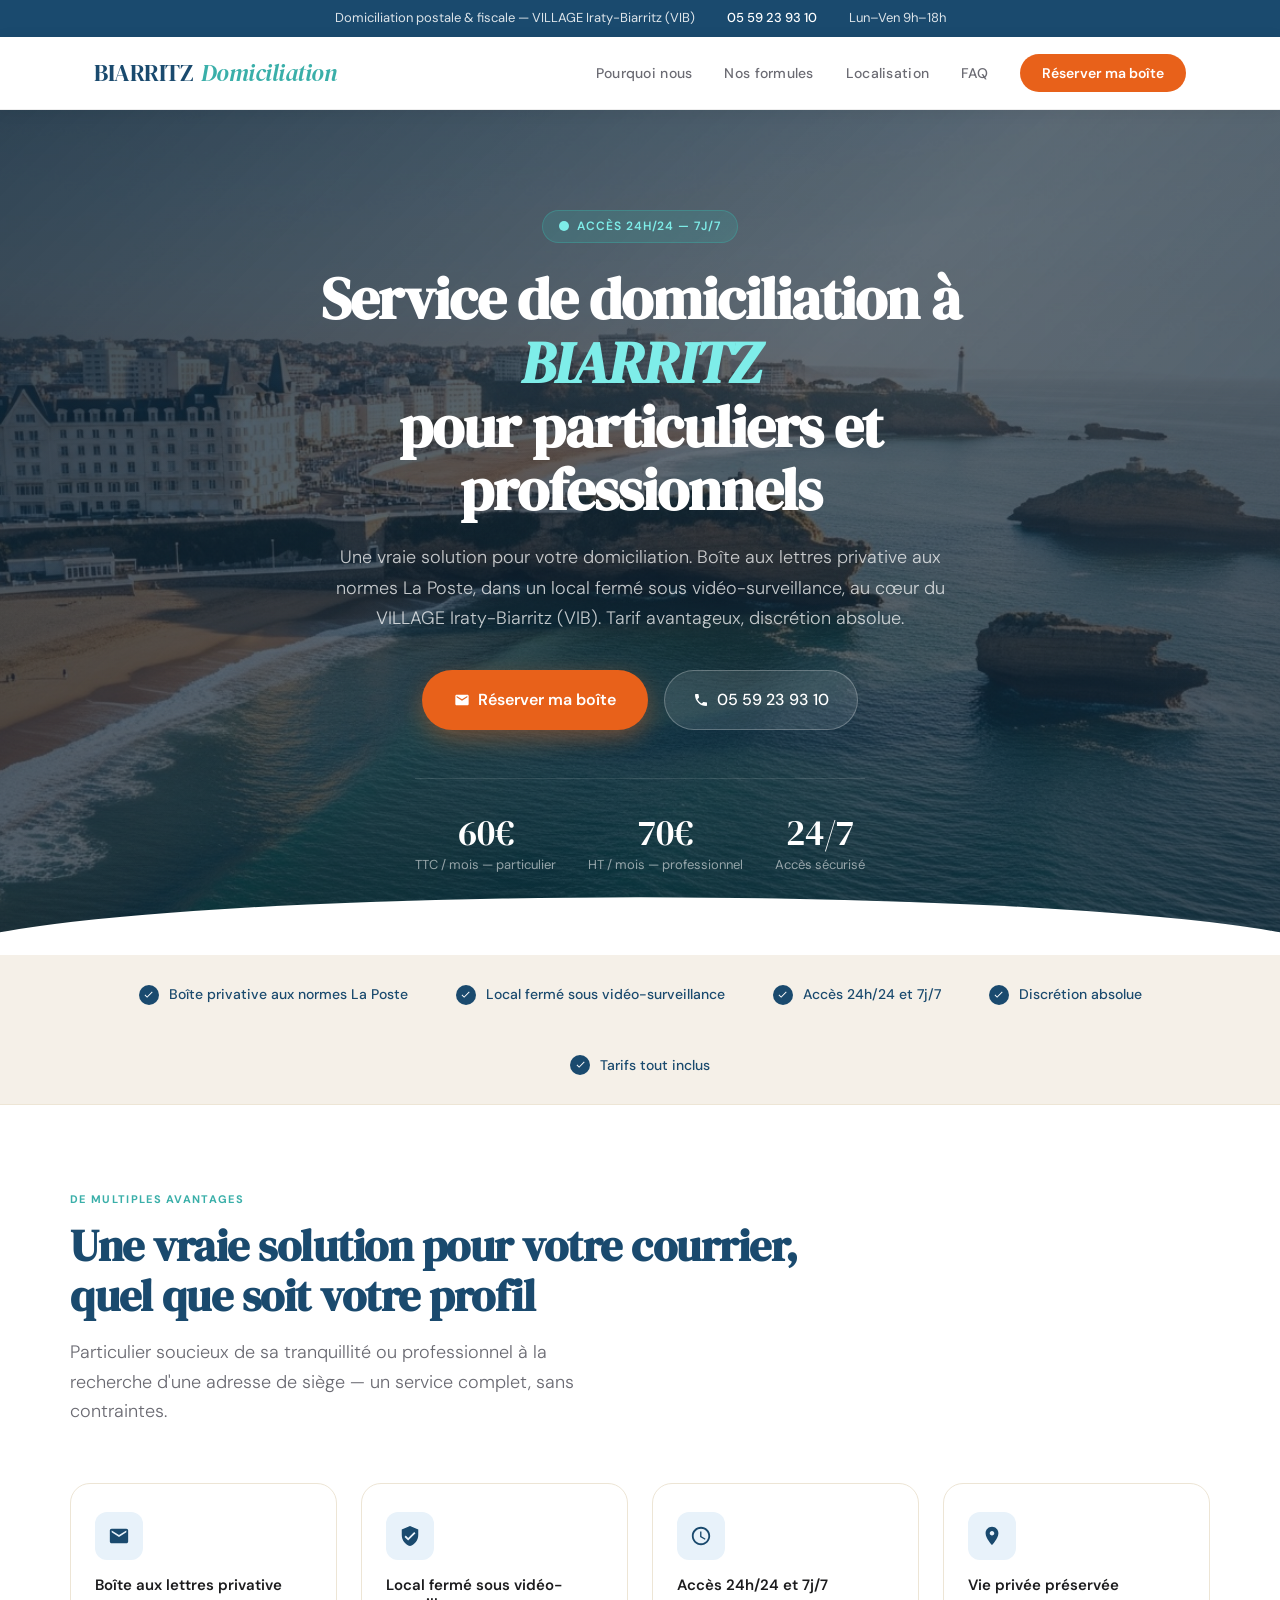
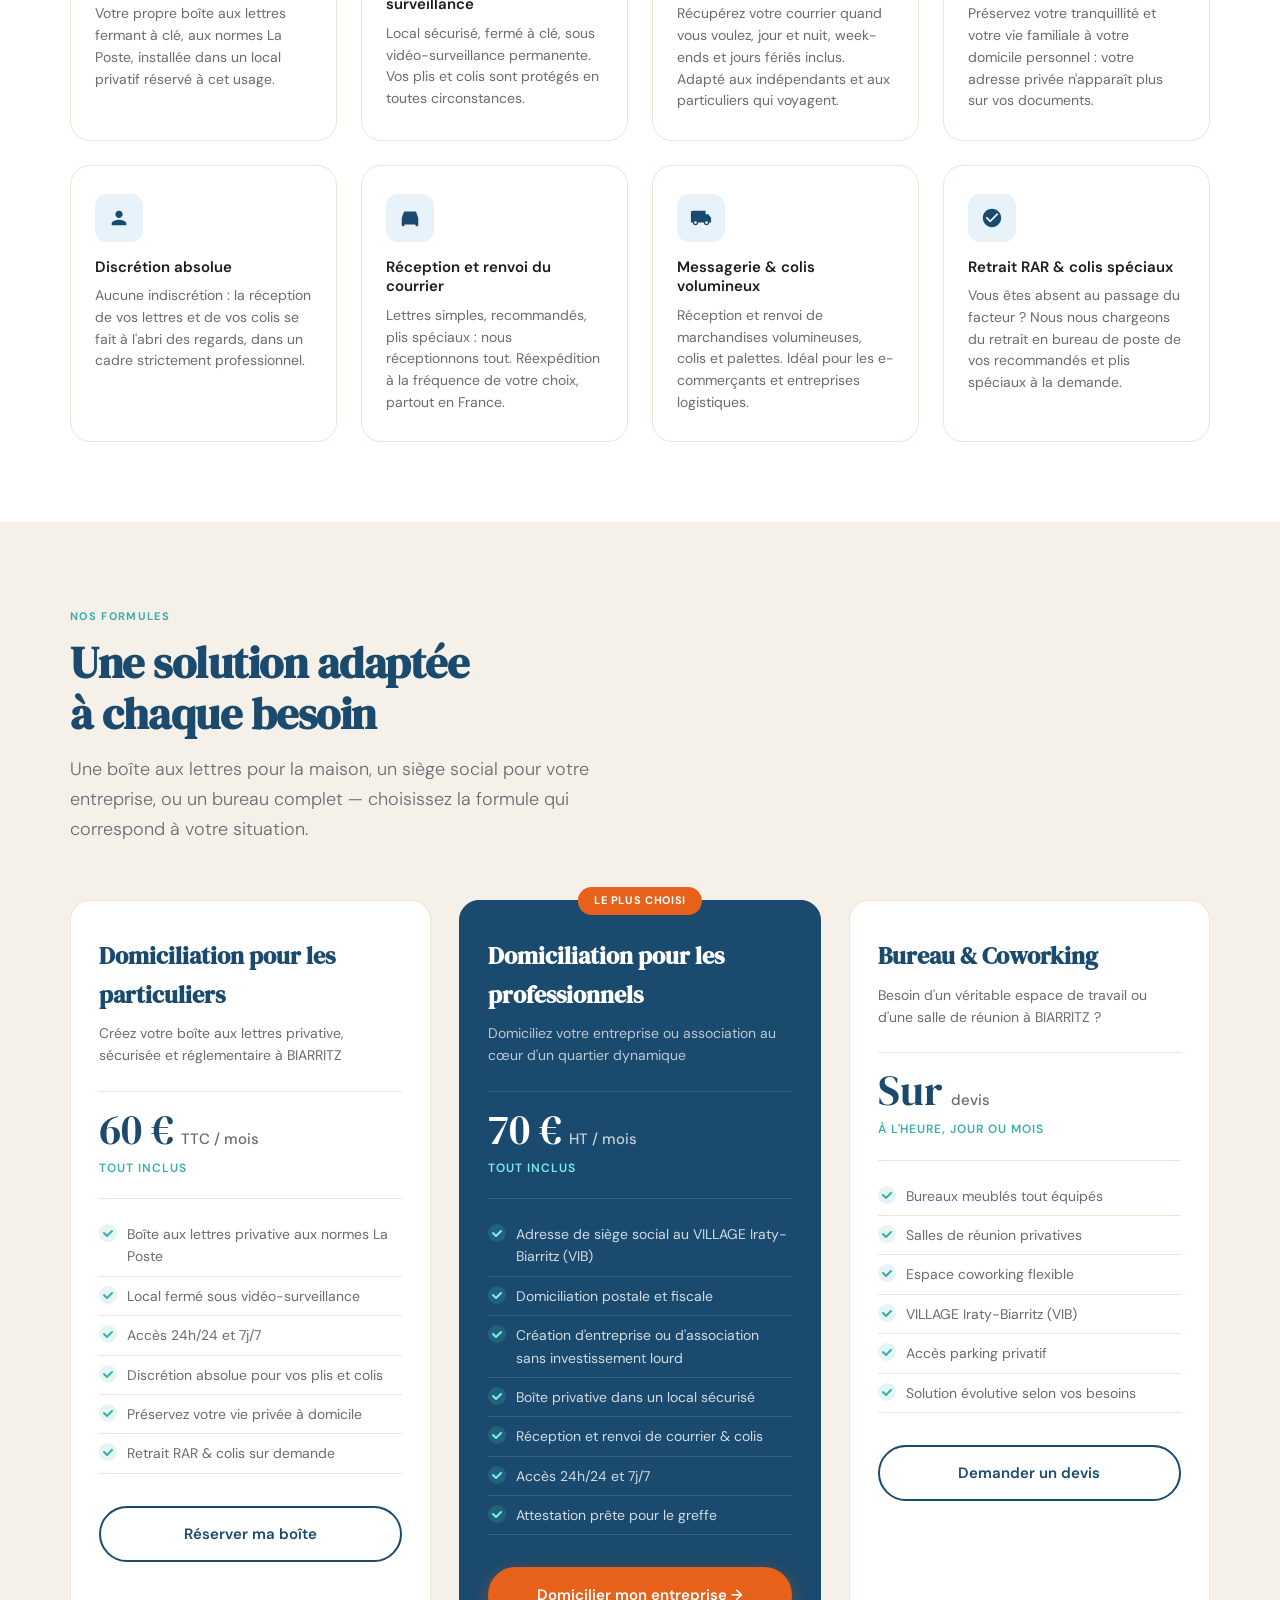
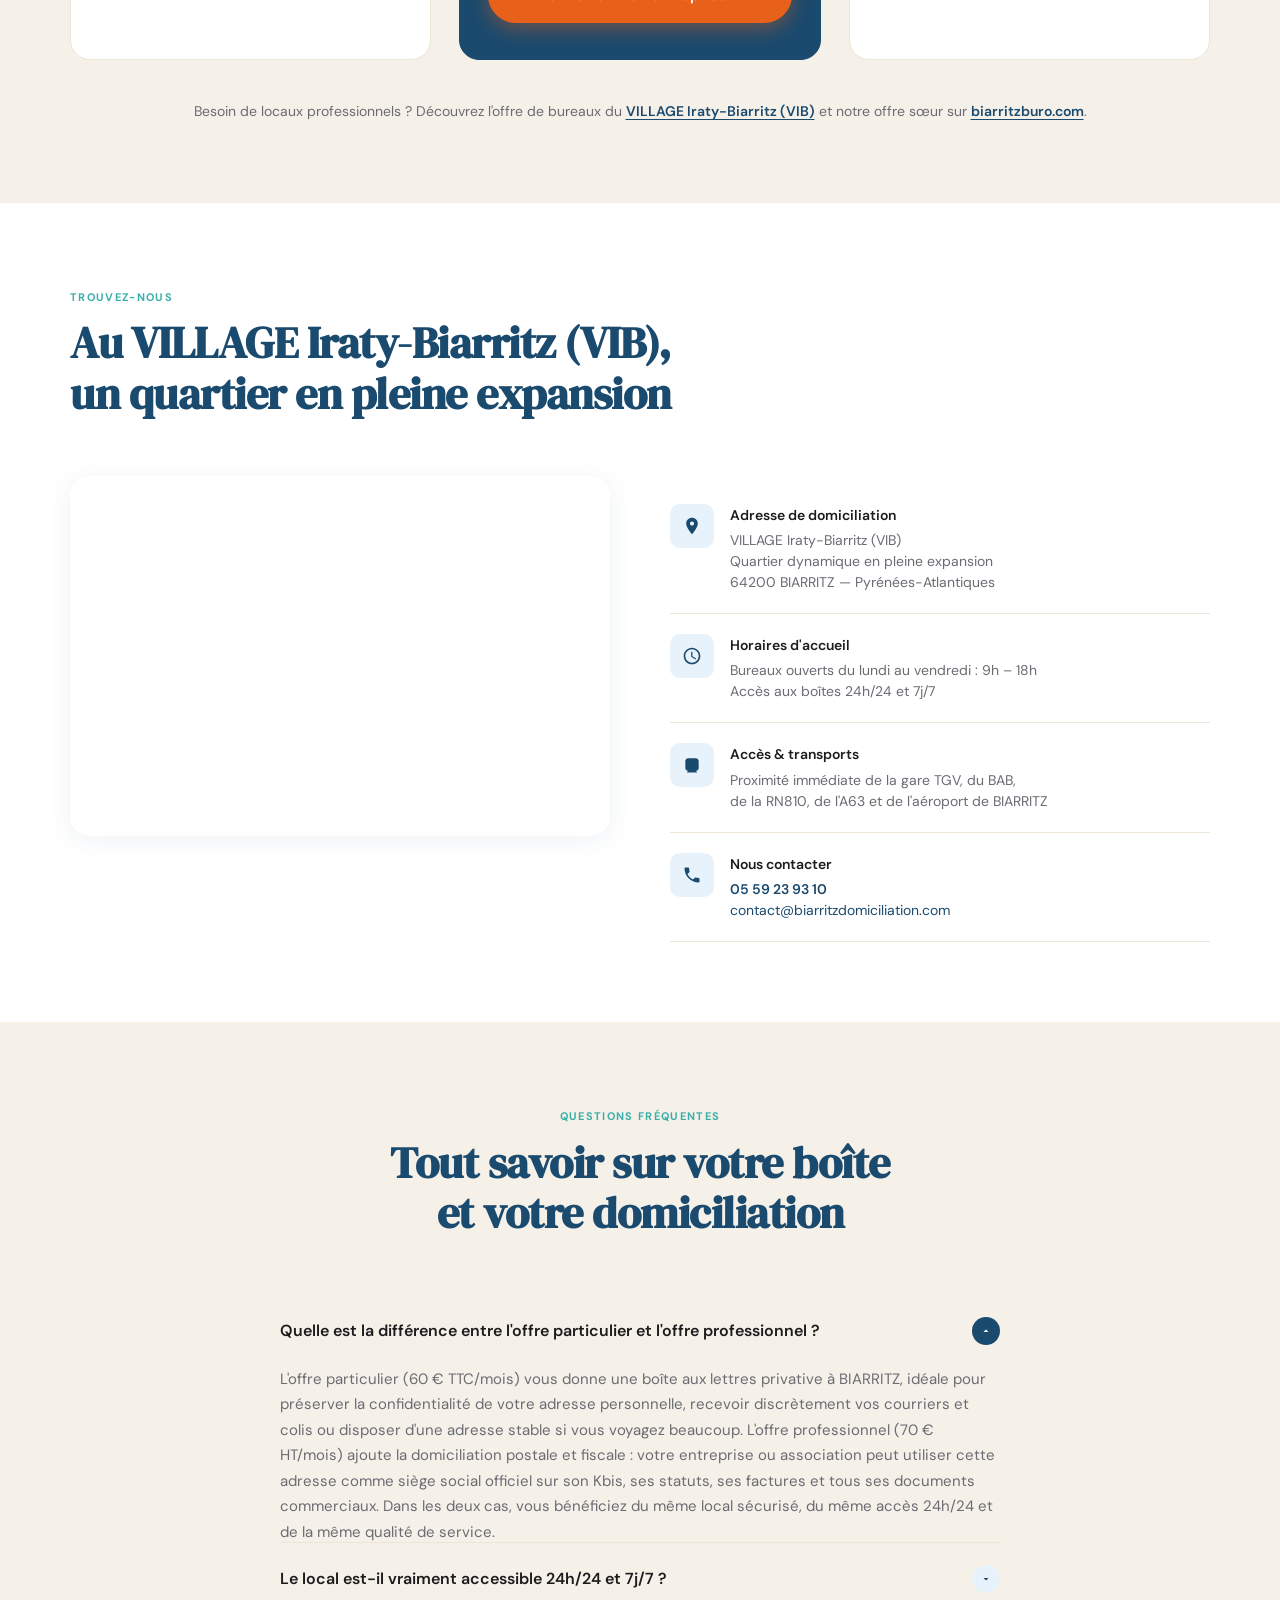
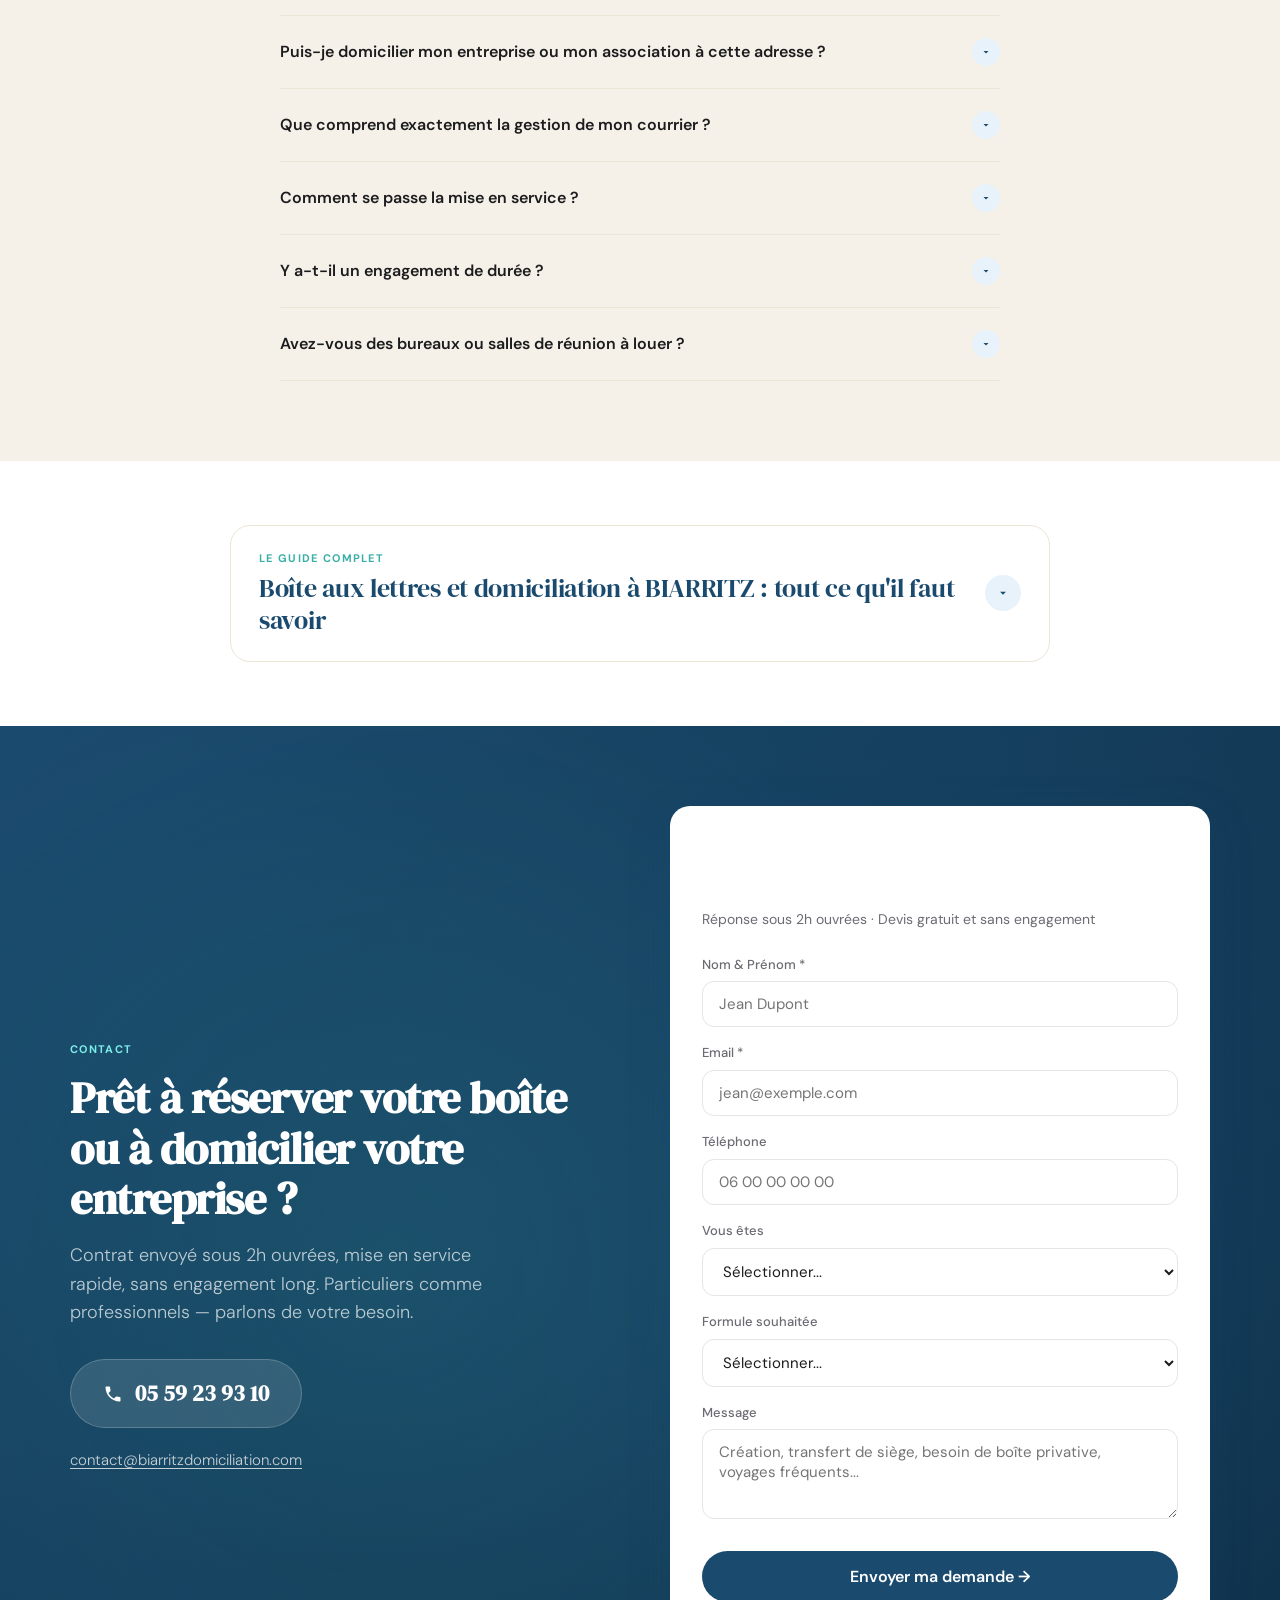
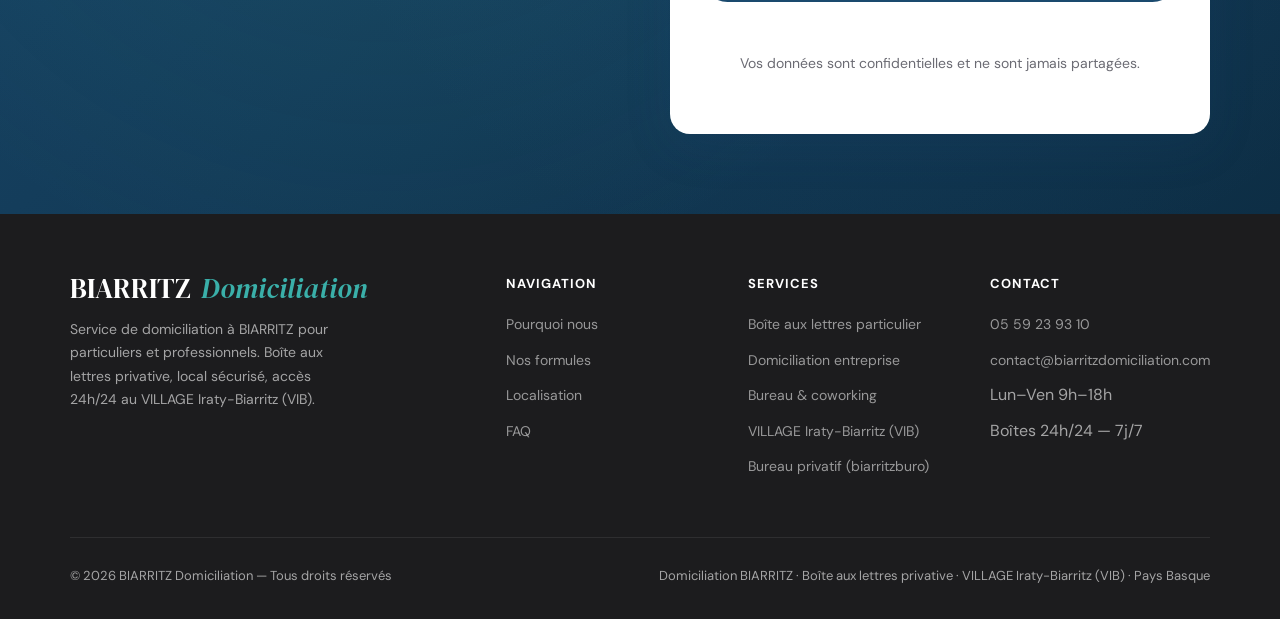
<file: index.html>
<!DOCTYPE html>
<html lang="fr">
<head>
<meta charset="UTF-8">
<meta name="viewport" content="width=device-width, initial-scale=1.0">
<title>Domiciliation BIARRITZ — Particuliers & Professionnels | BIARRITZ Domiciliation</title>
<meta name="description" content="Service de domiciliation à BIARRITZ pour particuliers (60 € TTC/mois) et professionnels (70 € HT/mois). Boîte aux lettres privative, local sécurisé sous vidéo-surveillance, accès 24h/24 et 7j/7 au VILLAGE Iraty-Biarritz (VIB).">
<meta name="keywords" content="domiciliation BIARRITZ, boîte aux lettres BIARRITZ, boîte postale privative BIARRITZ, domiciliation particulier BIARRITZ, domiciliation entreprise BIARRITZ, Village Iraty Biarritz, siège social BIARRITZ, Pays Basque">
<meta name="robots" content="index, follow">

<link rel="canonical" href="https://biarritzdomiciliation.com/">

<!-- Open Graph -->
<meta property="og:title" content="Domiciliation BIARRITZ — Particuliers & Professionnels">
<meta property="og:description" content="Boîte aux lettres privative et domiciliation à BIARRITZ. Particuliers dès 60 € TTC/mois, professionnels dès 70 € HT/mois. Local sécurisé, vidéo-surveillance, accès 24/7.">
<meta property="og:type" content="website">
<meta property="og:url" content="https://biarritzdomiciliation.com/">
<meta property="og:locale" content="fr_FR">
<meta property="og:site_name" content="BIARRITZ Domiciliation">
<meta property="og:image" content="https://biarritzdomiciliation.com/assets/hero-biarritz.jpg">

<!-- Twitter -->
<meta name="twitter:card" content="summary_large_image">
<meta name="twitter:title" content="Domiciliation BIARRITZ — Particuliers & Professionnels">
<meta name="twitter:description" content="Boîte aux lettres privative à BIARRITZ. Particuliers 60 € TTC/mois, professionnels 70 € HT/mois. Accès 24/7, vidéo-surveillance.">
<meta name="twitter:image" content="https://biarritzdomiciliation.com/assets/hero-biarritz.jpg">

<!-- Favicon -->
<link rel="icon" type="image/x-icon" href="assets/favicon.ico">

<!-- Fonts -->
<link rel="preconnect" href="https://fonts.googleapis.com">
<link rel="preconnect" href="https://fonts.gstatic.com" crossorigin>
<link href="https://fonts.googleapis.com/css2?family=DM+Serif+Display:ital@0;1&family=DM+Sans:wght@300;400;500;600&display=swap" rel="stylesheet">

<!-- CSS -->
<link rel="stylesheet" href="css/style.css?v=20260506c">

<!-- Schema.org LocalBusiness -->
<script type="application/ld+json">
{
  "@context": "https://schema.org",
  "@type": "ProfessionalService",
  "name": "BIARRITZ Domiciliation",
  "description": "Service de domiciliation à BIARRITZ pour particuliers et professionnels. Boîte aux lettres privative dans un local sécurisé sous vidéo-surveillance, accès 24h/24 et 7j/7. Réception et renvoi de courrier, colis et marchandises. Domiciliation postale et fiscale au VILLAGE Iraty-Biarritz (VIB).",
  "telephone": "+33559239310",
  "email": "contact@biarritzdomiciliation.com",
  "url": "https://biarritzdomiciliation.com",
  "address": {
    "@type": "PostalAddress",
    "addressLocality": "BIARRITZ",
    "addressRegion": "Pyrénées-Atlantiques",
    "addressCountry": "FR"
  },
  "geo": {
    "@type": "GeoCoordinates",
    "latitude": "43.4632",
    "longitude": "-1.5325"
  },
  "openingHours": "Mo-Fr 09:00-18:00",
  "priceRange": "€€",
  "sameAs": []
}
</script>
</head>
<body>

<!-- Topbar -->
<div class="topbar">
  <div class="topbar-inner">
    <span>Domiciliation postale & fiscale — VILLAGE Iraty-Biarritz (VIB)</span>
    <a href="tel:0559239310">05 59 23 93 10</a>
    <span>Lun–Ven 9h–18h</span>
  </div>
</div>

<!-- Navigation -->
<nav>
  <div class="nav-inner">
    <a href="/" class="logo">BIARRITZ <em>Domiciliation</em></a>
    <ul class="nav-links">
      <li><a href="#avantages">Pourquoi nous</a></li>
      <li><a href="#offres">Nos formules</a></li>
      <li><a href="#localisation">Localisation</a></li>
      <li><a href="#faq">FAQ</a></li>
      <li><a href="#contact" class="nav-cta">Réserver ma boîte</a></li>
    </ul>
  </div>
</nav>

<!-- Hero -->
<section class="hero" aria-label="Accueil BIARRITZ Domiciliation">
  <div class="hero-inner">
    <div class="hero-content">
      <div class="hero-badge">
        <svg width="10" height="10" viewBox="0 0 10 10" fill="currentColor"><circle cx="5" cy="5" r="5"/></svg>
        Accès 24h/24 — 7j/7
      </div>
      <h1>Service de domiciliation à <em>BIARRITZ</em><br>pour particuliers et professionnels</h1>
      <p class="hero-subtitle">Une vraie solution pour votre domiciliation. Boîte aux lettres privative aux normes La Poste, dans un local fermé sous vidéo-surveillance, au cœur du VILLAGE Iraty-Biarritz (VIB). Tarif avantageux, discrétion absolue.</p>
      <div class="hero-actions">
        <a href="#contact" class="btn-primary">
          <svg width="16" height="16" viewBox="0 0 24 24" fill="currentColor"><path d="M20 4H4c-1.1 0-2 .9-2 2v12c0 1.1.9 2 2 2h16c1.1 0 2-.9 2-2V6c0-1.1-.9-2-2-2zm0 4l-8 5-8-5V6l8 5 8-5v2z"/></svg>
          Réserver ma boîte
        </a>
        <a href="tel:0559239310" class="btn-secondary">
          <svg width="16" height="16" viewBox="0 0 24 24" fill="currentColor"><path d="M6.62 10.79c1.44 2.83 3.76 5.14 6.59 6.59l2.2-2.2c.27-.27.67-.36 1.02-.24 1.12.37 2.33.57 3.57.57.55 0 1 .45 1 1V20c0 .55-.45 1-1 1-9.39 0-17-7.61-17-17 0-.55.45-1 1-1h3.5c.55 0 1 .45 1 1 0 1.25.2 2.45.57 3.57.11.35.03.74-.25 1.02l-2.2 2.2z"/></svg>
          05 59 23 93 10
        </a>
      </div>
      <div class="hero-stats">
        <div>
          <div class="hero-stat-num">60€</div>
          <div class="hero-stat-label">TTC / mois — particulier</div>
        </div>
        <div>
          <div class="hero-stat-num">70€</div>
          <div class="hero-stat-label">HT / mois — professionnel</div>
        </div>
        <div>
          <div class="hero-stat-num">24/7</div>
          <div class="hero-stat-label">Accès sécurisé</div>
        </div>
      </div>
    </div>
  </div>
  <div class="wave-deco"></div>
</section>

<!-- Trust bar -->
<div class="trust-bar">
  <div class="trust-bar-inner">
    <div class="trust-item">
      <div class="trust-icon"><svg viewBox="0 0 24 24"><path d="M9 16.17L4.83 12l-1.42 1.41L9 19 21 7l-1.41-1.41L9 16.17z"/></svg></div>
      Boîte privative aux normes La Poste
    </div>
    <div class="trust-item">
      <div class="trust-icon"><svg viewBox="0 0 24 24"><path d="M9 16.17L4.83 12l-1.42 1.41L9 19 21 7l-1.41-1.41L9 16.17z"/></svg></div>
      Local fermé sous vidéo-surveillance
    </div>
    <div class="trust-item">
      <div class="trust-icon"><svg viewBox="0 0 24 24"><path d="M9 16.17L4.83 12l-1.42 1.41L9 19 21 7l-1.41-1.41L9 16.17z"/></svg></div>
      Accès 24h/24 et 7j/7
    </div>
    <div class="trust-item">
      <div class="trust-icon"><svg viewBox="0 0 24 24"><path d="M9 16.17L4.83 12l-1.42 1.41L9 19 21 7l-1.41-1.41L9 16.17z"/></svg></div>
      Discrétion absolue
    </div>
    <div class="trust-item">
      <div class="trust-icon"><svg viewBox="0 0 24 24"><path d="M9 16.17L4.83 12l-1.42 1.41L9 19 21 7l-1.41-1.41L9 16.17z"/></svg></div>
      Tarifs tout inclus
    </div>
  </div>
</div>

<!-- Avantages -->
<section class="avantages" id="avantages">
  <div class="container">
    <div class="section-header">
      <span class="section-label">De multiples avantages</span>
      <h2 class="section-title">Une vraie solution pour votre courrier,<br>quel que soit votre profil</h2>
      <p class="section-subtitle">Particulier soucieux de sa tranquillité ou professionnel à la recherche d'une adresse de siège — un service complet, sans contraintes.</p>
    </div>
    <div class="avantages-grid">
      <div class="avantage-card">
        <div class="avantage-icon">
          <svg viewBox="0 0 24 24"><path d="M20 4H4c-1.1 0-2 .9-2 2v12c0 1.1.9 2 2 2h16c1.1 0 2-.9 2-2V6c0-1.1-.9-2-2-2zm0 4l-8 5-8-5V6l8 5 8-5v2z"/></svg>
        </div>
        <h3>Boîte aux lettres privative</h3>
        <p>Votre propre boîte aux lettres fermant à clé, aux normes La Poste, installée dans un local privatif réservé à cet usage.</p>
      </div>
      <div class="avantage-card">
        <div class="avantage-icon">
          <svg viewBox="0 0 24 24"><path d="M12 1L3 5v6c0 5.55 3.84 10.74 9 12 5.16-1.26 9-6.45 9-12V5l-9-4zm-2 16l-4-4 1.41-1.41L10 14.17l6.59-6.59L18 9l-8 8z"/></svg>
        </div>
        <h3>Local fermé sous vidéo-surveillance</h3>
        <p>Local sécurisé, fermé à clé, sous vidéo-surveillance permanente. Vos plis et colis sont protégés en toutes circonstances.</p>
      </div>
      <div class="avantage-card">
        <div class="avantage-icon">
          <svg viewBox="0 0 24 24"><path d="M11.99 2C6.47 2 2 6.48 2 12s4.47 10 9.99 10C17.52 22 22 17.52 22 12S17.52 2 11.99 2zM12 20c-4.42 0-8-3.58-8-8s3.58-8 8-8 8 3.58 8 8-3.58 8-8 8zm.5-13H11v6l5.25 3.15.75-1.23-4.5-2.67V7z"/></svg>
        </div>
        <h3>Accès 24h/24 et 7j/7</h3>
        <p>Récupérez votre courrier quand vous voulez, jour et nuit, week-ends et jours fériés inclus. Adapté aux indépendants et aux particuliers qui voyagent.</p>
      </div>
      <div class="avantage-card">
        <div class="avantage-icon">
          <svg viewBox="0 0 24 24"><path d="M12 2C8.13 2 5 5.13 5 9c0 5.25 7 13 7 13s7-7.75 7-13c0-3.87-3.13-7-7-7zm0 9.5c-1.38 0-2.5-1.12-2.5-2.5s1.12-2.5 2.5-2.5 2.5 1.12 2.5 2.5-1.12 2.5-2.5 2.5z"/></svg>
        </div>
        <h3>Vie privée préservée</h3>
        <p>Préservez votre tranquillité et votre vie familiale à votre domicile personnel : votre adresse privée n'apparaît plus sur vos documents.</p>
      </div>
      <div class="avantage-card">
        <div class="avantage-icon">
          <svg viewBox="0 0 24 24"><path d="M12 12c2.21 0 4-1.79 4-4s-1.79-4-4-4-4 1.79-4 4 1.79 4 4 4zm0 2c-2.67 0-8 1.34-8 4v2h16v-2c0-2.66-5.33-4-8-4z"/></svg>
        </div>
        <h3>Discrétion absolue</h3>
        <p>Aucune indiscrétion : la réception de vos lettres et de vos colis se fait à l'abri des regards, dans un cadre strictement professionnel.</p>
      </div>
      <div class="avantage-card">
        <div class="avantage-icon">
          <svg viewBox="0 0 24 24"><path d="M18.92 6.01C18.72 5.42 18.16 5 17.5 5h-11c-.66 0-1.21.42-1.42 1.01L3 12v8c0 .55.45 1 1 1h1c.55 0 1-.45 1-1v-1h12v1c0 .55.45 1 1 1h1c.55 0 1-.45 1-1v-8l-2.08-5.99z"/></svg>
        </div>
        <h3>Réception et renvoi du courrier</h3>
        <p>Lettres simples, recommandés, plis spéciaux : nous réceptionnons tout. Réexpédition à la fréquence de votre choix, partout en France.</p>
      </div>
      <div class="avantage-card">
        <div class="avantage-icon">
          <svg viewBox="0 0 24 24"><path d="M20 8h-3V4H3c-1.1 0-2 .9-2 2v11h2c0 1.66 1.34 3 3 3s3-1.34 3-3h6c0 1.66 1.34 3 3 3s3-1.34 3-3h2v-5l-3-4zM6 18.5c-.83 0-1.5-.67-1.5-1.5s.67-1.5 1.5-1.5 1.5.67 1.5 1.5-.67 1.5-1.5 1.5zm12 0c-.83 0-1.5-.67-1.5-1.5s.67-1.5 1.5-1.5 1.5.67 1.5 1.5-.67 1.5-1.5 1.5z"/></svg>
        </div>
        <h3>Messagerie & colis volumineux</h3>
        <p>Réception et renvoi de marchandises volumineuses, colis et palettes. Idéal pour les e-commerçants et entreprises logistiques.</p>
      </div>
      <div class="avantage-card">
        <div class="avantage-icon">
          <svg viewBox="0 0 24 24"><path d="M12 2C6.48 2 2 6.48 2 12s4.48 10 10 10 10-4.48 10-10S17.52 2 12 2zm-2 15l-5-5 1.41-1.41L10 14.17l7.59-7.59L19 8l-9 9z"/></svg>
        </div>
        <h3>Retrait RAR & colis spéciaux</h3>
        <p>Vous êtes absent au passage du facteur ? Nous nous chargeons du retrait en bureau de poste de vos recommandés et plis spéciaux à la demande.</p>
      </div>
    </div>
  </div>
</section>

<!-- Offres -->
<section class="offres" id="offres">
  <div class="container">
    <div class="section-header">
      <span class="section-label">Nos formules</span>
      <h2 class="section-title">Une solution adaptée<br>à chaque besoin</h2>
      <p class="section-subtitle">Une boîte aux lettres pour la maison, un siège social pour votre entreprise, ou un bureau complet — choisissez la formule qui correspond à votre situation.</p>
    </div>
    <div class="offres-grid">
      <div class="offre-card">
        <h3>Domiciliation pour les particuliers</h3>
        <p>Créez votre boîte aux lettres privative, sécurisée et réglementaire à BIARRITZ</p>
        <div class="offre-price">
          <span class="offre-price-num">60&nbsp;€</span>
          <span class="offre-price-period">TTC / mois</span>
          <span class="offre-price-note">tout inclus</span>
        </div>
        <ul class="offre-features">
          <li>Boîte aux lettres privative aux normes La Poste</li>
          <li>Local fermé sous vidéo-surveillance</li>
          <li>Accès 24h/24 et 7j/7</li>
          <li>Discrétion absolue pour vos plis et colis</li>
          <li>Préservez votre vie privée à domicile</li>
          <li>Retrait RAR & colis sur demande</li>
        </ul>
        <a href="#contact" class="btn-offre">Réserver ma boîte</a>
      </div>
      <div class="offre-card featured">
        <span class="offre-badge">Le plus choisi</span>
        <h3>Domiciliation pour les professionnels</h3>
        <p>Domiciliez votre entreprise ou association au cœur d'un quartier dynamique</p>
        <div class="offre-price">
          <span class="offre-price-num">70&nbsp;€</span>
          <span class="offre-price-period">HT / mois</span>
          <span class="offre-price-note">tout inclus</span>
        </div>
        <ul class="offre-features">
          <li>Adresse de siège social au VILLAGE Iraty-Biarritz (VIB)</li>
          <li>Domiciliation postale et fiscale</li>
          <li>Création d'entreprise ou d'association sans investissement lourd</li>
          <li>Boîte privative dans un local sécurisé</li>
          <li>Réception et renvoi de courrier & colis</li>
          <li>Accès 24h/24 et 7j/7</li>
          <li>Attestation prête pour le greffe</li>
        </ul>
        <a href="#contact" class="btn-offre">Domicilier mon entreprise →</a>
      </div>
      <div class="offre-card">
        <h3>Bureau & Coworking</h3>
        <p>Besoin d'un véritable espace de travail ou d'une salle de réunion à BIARRITZ ?</p>
        <div class="offre-price">
          <span class="offre-price-num">Sur</span>
          <span class="offre-price-period">devis</span>
          <span class="offre-price-note">à l'heure, jour ou mois</span>
        </div>
        <ul class="offre-features">
          <li>Bureaux meublés tout équipés</li>
          <li>Salles de réunion privatives</li>
          <li>Espace coworking flexible</li>
          <li>VILLAGE Iraty-Biarritz (VIB)</li>
          <li>Accès parking privatif</li>
          <li>Solution évolutive selon vos besoins</li>
        </ul>
        <a href="#contact" class="btn-offre">Demander un devis</a>
      </div>
    </div>
    <p class="offres-note">
      Besoin de locaux professionnels ? Découvrez l'offre de bureaux du <a href="https://village-iraty-biarritz.fr/" target="_blank" rel="noopener">VILLAGE Iraty-Biarritz (VIB)</a> et notre offre sœur sur <a href="https://biarritzburo.com/" target="_blank" rel="noopener">biarritzburo.com</a>.
    </p>
  </div>
</section>

<!-- Localisation -->
<section class="localisation" id="localisation">
  <div class="container">
    <div class="section-header">
      <span class="section-label">Trouvez-nous</span>
      <h2 class="section-title">Au VILLAGE Iraty-Biarritz (VIB),<br>un quartier en pleine expansion</h2>
    </div>
    <div class="localisation-grid">
      <div class="map-embed">
        <iframe
          src="https://www.google.com/maps/embed?pb=!1m18!1m12!1m3!1d2912.5!2d-1.5325!3d43.4632!2m3!1f0!2f0!3f0!3m2!1i1024!2i768!4f13.1!3m3!1m2!1s0xd514dd0a0a0a0a0%3A0x0!2sVillage%20Iraty%20Biarritz!5e0!3m2!1sfr!2sfr!4v1"
          allowfullscreen=""
          loading="lazy"
          title="Localisation BIARRITZ Domiciliation — VILLAGE Iraty-Biarritz (VIB)"
          referrerpolicy="no-referrer-when-downgrade">
        </iframe>
      </div>
      <div class="loc-details">
        <div class="loc-item">
          <div class="loc-icon">
            <svg viewBox="0 0 24 24"><path d="M12 2C8.13 2 5 5.13 5 9c0 5.25 7 13 7 13s7-7.75 7-13c0-3.87-3.13-7-7-7zm0 9.5c-1.38 0-2.5-1.12-2.5-2.5s1.12-2.5 2.5-2.5 2.5 1.12 2.5 2.5-1.12 2.5-2.5 2.5z"/></svg>
          </div>
          <div>
            <h4>Adresse de domiciliation</h4>
            <p>VILLAGE Iraty-Biarritz (VIB)<br>Quartier dynamique en pleine expansion<br>64200 BIARRITZ — Pyrénées-Atlantiques</p>
          </div>
        </div>
        <div class="loc-item">
          <div class="loc-icon">
            <svg viewBox="0 0 24 24"><path d="M11.99 2C6.47 2 2 6.48 2 12s4.47 10 9.99 10C17.52 22 22 17.52 22 12S17.52 2 11.99 2zM12 20c-4.42 0-8-3.58-8-8s3.58-8 8-8 8 3.58 8 8-3.58 8-8 8zm.5-13H11v6l5.25 3.15.75-1.23-4.5-2.67V7z"/></svg>
          </div>
          <div>
            <h4>Horaires d'accueil</h4>
            <p>Bureaux ouverts du lundi au vendredi : 9h – 18h<br>Accès aux boîtes 24h/24 et 7j/7</p>
          </div>
        </div>
        <div class="loc-item">
          <div class="loc-icon">
            <svg viewBox="0 0 24 24"><path d="M4 15.5C4 17.43 5.57 19 7.5 19L6 20.5v.5h12v-.5L16.5 19c1.93 0 3.5-1.57 3.5-3.5v-8C20 5.57 18.43 4 16.5 4h-9C5.57 4 4 5.57 4 7.5v8z"/></svg>
          </div>
          <div>
            <h4>Accès & transports</h4>
            <p>Proximité immédiate de la gare TGV, du BAB,<br>de la RN810, de l'A63 et de l'aéroport de BIARRITZ</p>
          </div>
        </div>
        <div class="loc-item">
          <div class="loc-icon">
            <svg viewBox="0 0 24 24"><path d="M6.62 10.79c1.44 2.83 3.76 5.14 6.59 6.59l2.2-2.2c.27-.27.67-.36 1.02-.24 1.12.37 2.33.57 3.57.57.55 0 1 .45 1 1V20c0 .55-.45 1-1 1-9.39 0-17-7.61-17-17 0-.55.45-1 1-1h3.5c.55 0 1 .45 1 1 0 1.25.2 2.45.57 3.57.11.35.03.74-.25 1.02l-2.2 2.2z"/></svg>
          </div>
          <div>
            <h4>Nous contacter</h4>
            <p>
              <a href="tel:0559239310" class="loc-phone">05 59 23 93 10</a><br>
              <a href="mailto:contact@biarritzdomiciliation.com">contact@biarritzdomiciliation.com</a>
            </p>
          </div>
        </div>
      </div>
    </div>
  </div>
</section>

<!-- FAQ -->
<section class="faq" id="faq">
  <div class="container">
    <div class="section-header faq-centered">
      <span class="section-label">Questions fréquentes</span>
      <h2 class="section-title">Tout savoir sur votre boîte<br>et votre domiciliation</h2>
    </div>
    <div class="faq-list">
      <div class="faq-item open">
        <button class="faq-question" aria-expanded="true">
          Quelle est la différence entre l'offre particulier et l'offre professionnel ?
          <span class="faq-arrow"><svg viewBox="0 0 24 24"><path d="M7 10l5 5 5-5z"/></svg></span>
        </button>
        <div class="faq-answer">
          <div class="faq-answer-inner">L'offre particulier (60 € TTC/mois) vous donne une boîte aux lettres privative à BIARRITZ, idéale pour préserver la confidentialité de votre adresse personnelle, recevoir discrètement vos courriers et colis ou disposer d'une adresse stable si vous voyagez beaucoup. L'offre professionnel (70 € HT/mois) ajoute la domiciliation postale et fiscale : votre entreprise ou association peut utiliser cette adresse comme siège social officiel sur son Kbis, ses statuts, ses factures et tous ses documents commerciaux. Dans les deux cas, vous bénéficiez du même local sécurisé, du même accès 24h/24 et de la même qualité de service.</div>
        </div>
      </div>
      <div class="faq-item">
        <button class="faq-question" aria-expanded="false">
          Le local est-il vraiment accessible 24h/24 et 7j/7 ?
          <span class="faq-arrow"><svg viewBox="0 0 24 24"><path d="M7 10l5 5 5-5z"/></svg></span>
        </button>
        <div class="faq-answer">
          <div class="faq-answer-inner">Oui. Le local qui abrite les boîtes aux lettres est accessible à tout moment, jour et nuit, week-ends et jours fériés inclus. L'accès se fait via un dispositif d'identification individuel ; le local reste fermé en permanence et est placé sous vidéo-surveillance pour garantir la sécurité de vos plis et colis. Les bureaux du service domiciliation, eux, sont ouverts du lundi au vendredi de 9h à 18h pour toute demande nécessitant un contact humain.</div>
        </div>
      </div>
      <div class="faq-item">
        <button class="faq-question" aria-expanded="false">
          Puis-je domicilier mon entreprise ou mon association à cette adresse ?
          <span class="faq-arrow"><svg viewBox="0 0 24 24"><path d="M7 10l5 5 5-5z"/></svg></span>
        </button>
        <div class="faq-answer">
          <div class="faq-answer-inner">Absolument. Notre offre professionnel couvre toutes les formes juridiques courantes : auto-entrepreneur, EI, EURL, SARL, SAS, SASU, SCI, professions libérales, associations loi 1901. Que vous soyez en création, en activité ou que vous souhaitiez transférer un siège social existant, nous établissons un contrat de domiciliation conforme à la réglementation, accompagné d'une attestation directement utilisable au greffe ou auprès de l'INPI.</div>
        </div>
      </div>
      <div class="faq-item">
        <button class="faq-question" aria-expanded="false">
          Que comprend exactement la gestion de mon courrier ?
          <span class="faq-arrow"><svg viewBox="0 0 24 24"><path d="M7 10l5 5 5-5z"/></svg></span>
        </button>
        <div class="faq-answer">
          <div class="faq-answer-inner">Réception quotidienne de tous vos plis dans votre boîte privative, retrait en bureau de poste de vos recommandés et colis spéciaux à la demande (vous n'êtes plus contraint d'être présent au passage du facteur), réception et renvoi de courriers, messagerie pour les colis moyens, et même réception de marchandises volumineuses, palettes incluses. Si vous le souhaitez, nous pouvons aussi réexpédier votre courrier à la fréquence et à l'adresse de votre choix.</div>
        </div>
      </div>
      <div class="faq-item">
        <button class="faq-question" aria-expanded="false">
          Comment se passe la mise en service ?
          <span class="faq-arrow"><svg viewBox="0 0 24 24"><path d="M7 10l5 5 5-5z"/></svg></span>
        </button>
        <div class="faq-answer">
          <div class="faq-answer-inner">Vous nous contactez par téléphone ou via le formulaire. Nous vous envoyons un contrat (de location pour les particuliers, de domiciliation pour les professionnels) accompagné de la liste des justificatifs nécessaires (pièce d'identité, justificatif de domicile, et Kbis ou statuts pour les sociétés). Une fois le contrat signé et le premier mois réglé, votre boîte est immédiatement opérationnelle et vous recevez votre attestation. Pour les professionnels, cette attestation est directement utilisable pour le dépôt au greffe.</div>
        </div>
      </div>
      <div class="faq-item">
        <button class="faq-question" aria-expanded="false">
          Y a-t-il un engagement de durée ?
          <span class="faq-arrow"><svg viewBox="0 0 24 24"><path d="M7 10l5 5 5-5z"/></svg></span>
        </button>
        <div class="faq-answer">
          <div class="faq-answer-inner">Pour les particuliers, la location de la boîte est sans engagement long : vous restez libre de résilier avec un préavis court. Pour les professionnels, la loi impose un contrat de domiciliation d'une durée minimale de trois mois, renouvelable tacitement de mois en mois ensuite, avec un préavis d'un mois pour résilier. Aucune mauvaise surprise : tout est précisé noir sur blanc dans le contrat.</div>
        </div>
      </div>
      <div class="faq-item">
        <button class="faq-question" aria-expanded="false">
          Avez-vous des bureaux ou salles de réunion à louer ?
          <span class="faq-arrow"><svg viewBox="0 0 24 24"><path d="M7 10l5 5 5-5z"/></svg></span>
        </button>
        <div class="faq-answer">
          <div class="faq-answer-inner">Oui. En complément de la domiciliation, nous proposons des salles de réunion et des bureaux meublés tout équipés au sein du VILLAGE Iraty-Biarritz (VIB). C'est la solution idéale si vous avez besoin ponctuellement d'un espace pour recevoir un client, organiser une réunion d'équipe, tenir une AG, ou si vous cherchez un véritable poste de travail. N'hésitez pas à nous demander un devis personnalisé selon vos besoins.</div>
        </div>
      </div>
    </div>
  </div>
</section>

<!-- Guide du marché (SEO) -->
<section class="guide-section" aria-labelledby="guide-title">
  <div class="container">
    <details class="guide-details">
      <summary class="guide-summary">
        <span class="guide-summary-text">
          <span class="guide-summary-kicker">Le guide complet</span>
          <span id="guide-title" class="guide-summary-title">Boîte aux lettres et domiciliation à BIARRITZ : tout ce qu'il faut savoir</span>
        </span>
        <span class="guide-summary-arrow" aria-hidden="true">
          <svg viewBox="0 0 24 24"><path d="M7 10l5 5 5-5z"/></svg>
        </span>
      </summary>
      <div class="guide-body">
        <h3>Pourquoi louer une boîte aux lettres privative quand on est particulier ?</h3>
        <p>Recevoir son courrier ailleurs qu'à son domicile personnel n'est plus seulement une habitude réservée aux entreprises. De plus en plus de particuliers — résidents secondaires de la Côte basque, télétravailleurs nomades, personnes en cours de déménagement, expatriés revenant régulièrement en France, voyageurs au long cours, voire personnes simplement soucieuses de préserver leur intimité — recherchent une adresse alternative, sécurisée et stable, où réceptionner leurs plis et colis sans exposer leur adresse privée. Une boîte aux lettres privative à BIARRITZ, dans un local fermé sous vidéo-surveillance, accessible 24h/24, répond précisément à ce besoin : votre courrier vous attend, à l'abri, au moment et dans les conditions qui vous conviennent.</p>

        <h3>La domiciliation d'entreprise à BIARRITZ : un cadre légal précis</h3>
        <p>Pour les professionnels, la domiciliation consiste à attribuer à une société, une auto-entreprise ou une association une adresse administrative et fiscale qui servira de siège social. Cette adresse figure sur le Kbis, sur Infogreffe, sur les statuts, sur les factures, sur les contrats commerciaux et sur l'ensemble des documents officiels. Elle conditionne la juridiction commerciale dont dépend l'entreprise — pour BIARRITZ, il s'agit du tribunal de commerce de Bayonne — son centre des finances publiques de rattachement, ainsi que la base de calcul de la cotisation foncière des entreprises (CFE). L'activité de domiciliataire est strictement encadrée par la loi du 22 mars 2012 et par l'article R.123-167 du Code de commerce : contrat écrit, durée minimale de trois mois, mentions obligatoires, registre des sociétés domiciliées tenu à jour. C'est précisément ce cadre que nous appliquons.</p>

        <h3>Le VILLAGE Iraty-Biarritz (VIB) : un emplacement stratégique</h3>
        <p>Notre adresse n'a rien d'anonyme. Le VILLAGE Iraty-Biarritz (VIB) est un quartier dynamique, en pleine expansion, idéalement situé à proximité de la gare TGV de BIARRITZ, du BAB, de la RN810, de l'autoroute A63 et de l'aéroport BIARRITZ Pays Basque (code BIQ). Pour les particuliers qui font des allers-retours fréquents avec Paris, Bordeaux, Madrid ou plus loin, c'est un point de chute logistiquement très pratique. Pour les professionnels, c'est une adresse rattachée à un bassin économique structurant — BIARRITZ et son aire urbaine concentrent un tissu d'entreprises actif dans le numérique, la santé, la thalassothérapie, le surf et le lifestyle, le conseil et les professions libérales — qui rayonne sur tout le sud-ouest et la frontière espagnole.</p>

        <h3>Pourquoi préserver son adresse personnelle reste essentiel</h3>
        <p>À l'heure où l'on commande en ligne, où l'on s'inscrit sur des plateformes, où l'on signe des contrats à distance, l'adresse postale personnelle est devenue une donnée largement diffusée — bien plus que la plupart d'entre nous ne le réalisent. Pour un entrepreneur, domicilier son entreprise à son domicile, c'est faire apparaître son adresse privée sur le Kbis, donc sur des bases publiques consultables par n'importe qui. Pour un particulier, partager son adresse personnelle pour des achats ou des démarches expose à des sollicitations commerciales, à des nuisances, voire à des situations plus sensibles en cas de séparation, de litige ou de notoriété publique. Disposer d'une adresse de réception distincte du domicile est donc, autant qu'un confort, une bonne pratique en matière de protection de la vie privée.</p>

        <h3>Domicilier son entreprise au domicile, en local commercial ou via un domiciliataire ?</h3>
        <p>Trois options s'offrent au porteur de projet qui crée son entreprise à BIARRITZ. <strong>Domicilier au domicile personnel</strong> est autorisé par défaut pour cinq ans, mais expose l'adresse privée du dirigeant sur tous les documents publics — un inconvénient sérieux en termes de confidentialité, de séparation entre vie privée et vie professionnelle, et d'image vis-à-vis des partenaires. <strong>Louer un local commercial</strong> implique un bail 3/6/9, des frais d'agence, un dépôt de garantie, et une charge fixe souvent disproportionnée pour une entreprise en phase de lancement. <strong>La domiciliation auprès d'un domiciliataire</strong> combine quant à elle adresse identifiable, conformité légale, coût maîtrisé et flexibilité contractuelle : le bon compromis pour la majorité des structures qui démarrent ou qui veulent transférer leur siège dans la région.</p>

        <h3>Transfert de siège social : à quoi s'attendre ?</h3>
        <p>Le transfert de siège d'une société existante vers une adresse de domiciliation à BIARRITZ suit une procédure encadrée. Pour une SARL, une SAS ou une EURL, il nécessite une décision de l'organe compétent, une mise à jour des statuts, une publication d'annonce légale dans un journal habilité du département de départ (et d'arrivée si différent), et un dépôt au greffe du tribunal de commerce compétent dans un délai d'un mois. Le greffe met à jour le Kbis, et l'INSEE attribue un nouvel établissement. Pour un auto-entrepreneur, la procédure est nettement allégée : une simple déclaration de modification via le guichet unique de l'INPI suffit. Dans tous les cas, l'attestation de domiciliation que nous fournissons est l'élément central du dossier.</p>

        <h3>Quels services attendre d'un bon domiciliataire ?</h3>
        <p>Au-delà de l'adresse elle-même, la qualité du service de gestion du courrier fait toute la différence au quotidien. Un service sérieux suppose une réception quotidienne du courrier, une notification rapide à chaque arrivée, le retrait en bureau de poste des recommandés et plis spéciaux à la demande, la possibilité de recevoir des colis volumineux et même des palettes pour les activités logistiques ou e-commerce, le stockage sécurisé et la réexpédition à l'adresse de votre choix. Pour un dirigeant qui voyage, télétravaille, ou pour une société dont les opérations se déroulent ailleurs, ce service transforme une simple adresse administrative en véritable secrétariat externalisé. C'est précisément cette logique de service complet que nous appliquons à BIARRITZ Domiciliation, à tarif tout inclus, sans surprise.</p>

        <h3>Profils qui choisissent une boîte aux lettres ou une domiciliation à BIARRITZ</h3>
        <p>Côté particuliers, on retrouve des <strong>résidents secondaires</strong> qui passent une partie de l'année à BIARRITZ et veulent une adresse stable de réception, des <strong>nomades numériques et télétravailleurs</strong> attirés par la qualité de vie de la Côte basque, des <strong>expatriés</strong> qui gardent une attache française pour leurs démarches administratives, et des particuliers qui souhaitent simplement séparer vie privée et démarches administratives. Côté professionnels, on y croise beaucoup de <strong>professions libérales et consultants</strong> — avocats, experts-comptables, architectes, coachs, ingénieurs indépendants — d'<strong>auto-entrepreneurs et freelances du numérique</strong>, de <strong>SCI immobilières</strong> détenant des biens dans le Pays Basque, de <strong>holdings et sociétés d'animation</strong>, d'<strong>antennes commerciales de PME</strong> implantées initialement à Paris, Bordeaux, Toulouse ou Madrid, et d'<strong>e-commerçants et créateurs de marques</strong> liés à la culture surf, lifestyle ou tourisme du Pays Basque.</p>

        <h3>Au-delà de la boîte : bureaux, salles de réunion et coworking</h3>
        <p>Beaucoup d'entreprises domiciliées chez nous finissent, après quelques mois ou années, par avoir besoin d'un véritable espace de travail : pour recevoir des clients, organiser des réunions d'équipe, ou simplement disposer d'un cadre professionnel séparé du domicile. Le VILLAGE Iraty-Biarritz (VIB) propose précisément ce type de solution complémentaire : bureaux meublés tout équipés, salles de réunion privatives réservables à l'heure, espace de coworking, parking privatif, sans bail commercial. Domiciliation et bureau meublé sont les deux étages d'une même logique : disposer d'une présence professionnelle à BIARRITZ, modulable selon le moment du cycle de vie de l'entreprise. Vous pouvez consulter l'offre de bureaux sur <a href="https://village-iraty-biarritz.fr/" target="_blank" rel="noopener">village-iraty-biarritz.fr</a> ou notre offre sœur sur <a href="https://biarritzburo.com/" target="_blank" rel="noopener">biarritzburo.com</a>.</p>
      </div>
    </details>
  </div>
</section>

<!-- Contact / CTA final -->
<section class="cta-section" id="contact" aria-label="Nous contacter">
  <div class="container cta-grid">
    <div class="cta-text">
      <span class="section-label cta-label">Contact</span>
      <h2>Prêt à réserver votre boîte ou à domicilier votre entreprise ?</h2>
      <p>Contrat envoyé sous 2h ouvrées, mise en service rapide, sans engagement long. Particuliers comme professionnels — parlons de votre besoin.</p>
      <a href="tel:0559239310" class="cta-phone">
        <div class="phone-badge">
          <svg width="20" height="20" viewBox="0 0 24 24" fill="currentColor"><path d="M6.62 10.79c1.44 2.83 3.76 5.14 6.59 6.59l2.2-2.2c.27-.27.67-.36 1.02-.24 1.12.37 2.33.57 3.57.57.55 0 1 .45 1 1V20c0 .55-.45 1-1 1-9.39 0-17-7.61-17-17 0-.55.45-1 1-1h3.5c.55 0 1 .45 1 1 0 1.25.2 2.45.57 3.57.11.35.03.74-.25 1.02l-2.2 2.2z"/></svg>
          05 59 23 93 10
        </div>
      </a>
      <p class="cta-mail"><a href="mailto:contact@biarritzdomiciliation.com">contact@biarritzdomiciliation.com</a></p>
    </div>
    <form class="hero-form-card" id="contact-form" action="send-mail.php" method="post" novalidate>
      <h2>Contactez-nous</h2>
      <p>Réponse sous 2h ouvrées · Devis gratuit et sans engagement</p>
      <div class="form-group">
        <label for="nom">Nom &amp; Prénom *</label>
        <input type="text" id="nom" name="nom" placeholder="Jean Dupont" autocomplete="name" required maxlength="120">
      </div>
      <div class="form-group">
        <label for="email">Email *</label>
        <input type="email" id="email" name="email" placeholder="jean@exemple.com" autocomplete="email" required maxlength="200">
      </div>
      <div class="form-group">
        <label for="tel">Téléphone</label>
        <input type="tel" id="tel" name="tel" placeholder="06 00 00 00 00" autocomplete="tel" maxlength="40">
      </div>
      <div class="form-group">
        <label for="structure">Vous êtes</label>
        <select id="structure" name="structure">
          <option value="">Sélectionner...</option>
          <option>Particulier</option>
          <option>Auto-entrepreneur / Micro-entreprise</option>
          <option>SARL / EURL</option>
          <option>SAS / SASU</option>
          <option>SCI</option>
          <option>Association</option>
          <option>Création en cours</option>
          <option>Autre</option>
        </select>
      </div>
      <div class="form-group">
        <label for="formule">Formule souhaitée</label>
        <select id="formule" name="formule">
          <option value="">Sélectionner...</option>
          <option>Particulier — 60 € TTC/mois</option>
          <option>Professionnel — 70 € HT/mois</option>
          <option>Bureau / salle de réunion / coworking</option>
          <option>Je ne sais pas encore</option>
        </select>
      </div>
      <div class="form-group">
        <label for="message">Message</label>
        <textarea id="message" name="message" placeholder="Création, transfert de siège, besoin de boîte privative, voyages fréquents..." maxlength="4000"></textarea>
      </div>
      <div class="form-honeypot" aria-hidden="true">
        <label for="website">Ne pas remplir ce champ</label>
        <input type="text" id="website" name="website" tabindex="-1" autocomplete="off">
      </div>
      <button type="submit" class="form-submit">Envoyer ma demande →</button>
      <p class="form-status" id="form-status" role="status" aria-live="polite"></p>
      <p class="form-note">Vos données sont confidentielles et ne sont jamais partagées.</p>
    </form>
  </div>
</section>

<!-- Footer -->
<footer>
  <div class="footer-grid">
    <div class="footer-brand">
      <a href="/" class="footer-logo">BIARRITZ <em>Domiciliation</em></a>
      <p>Service de domiciliation à BIARRITZ pour particuliers et professionnels. Boîte aux lettres privative, local sécurisé, accès 24h/24 au VILLAGE Iraty-Biarritz (VIB).</p>
    </div>
    <div>
      <h4>Navigation</h4>
      <ul>
        <li><a href="#avantages">Pourquoi nous</a></li>
        <li><a href="#offres">Nos formules</a></li>
        <li><a href="#localisation">Localisation</a></li>
        <li><a href="#faq">FAQ</a></li>
      </ul>
    </div>
    <div>
      <h4>Services</h4>
      <ul>
        <li><a href="#offres">Boîte aux lettres particulier</a></li>
        <li><a href="#offres">Domiciliation entreprise</a></li>
        <li><a href="#offres">Bureau & coworking</a></li>
        <li><a href="https://village-iraty-biarritz.fr/" target="_blank" rel="noopener">VILLAGE Iraty-Biarritz (VIB)</a></li>
        <li><a href="https://biarritzburo.com/" target="_blank" rel="noopener">Bureau privatif (biarritzburo)</a></li>
      </ul>
    </div>
    <div>
      <h4>Contact</h4>
      <ul>
        <li><a href="tel:0559239310">05 59 23 93 10</a></li>
        <li><a href="mailto:contact@biarritzdomiciliation.com">contact@biarritzdomiciliation.com</a></li>
        <li><span>Lun–Ven 9h–18h</span></li>
        <li><span>Boîtes 24h/24 — 7j/7</span></li>
      </ul>
    </div>
  </div>
  <div class="footer-bottom">
    <span>&copy; <span id="year">2026</span> BIARRITZ Domiciliation — Tous droits réservés</span>
    <span>Domiciliation BIARRITZ · Boîte aux lettres privative · VILLAGE Iraty-Biarritz (VIB) · Pays Basque</span>
  </div>
</footer>

<script src="js/main.js?v=20260506c"></script>
</body>
</html>
</file>
<file: css/style.css>
/* ============================================
   Reset
   ============================================ */
*, *::before, *::after { box-sizing: border-box; margin: 0; padding: 0; }

:root {
    --sand: #F5F0E8;
    --sand-dark: #EDE5D5;
    --ocean: #1A4A6E;
    --ocean-mid: #2D6A9F;
    --ocean-light: #E8F2FA;
    --wave: #3AAFA9;
    --wave-light: #E5F5F4;
    --text: #1C1C1E;
    --text-muted: #6B6B73;
    --white: #FFFFFF;
    --accent: #E8611A;
    --accent-light: #FFF0E8;
    --radius: 12px;
    --radius-lg: 20px;
    --shadow: 0 4px 24px rgba(26,74,110,0.08);
    --shadow-lg: 0 12px 48px rgba(26,74,110,0.14);
}

html { scroll-behavior: smooth; }

body {
    font-family: 'DM Sans', sans-serif;
    color: var(--text);
    background: var(--white);
    line-height: 1.6;
    font-size: 16px;
}

img, picture, video, canvas, svg { display: block; max-width: 100%; height: auto; }

ul { list-style: none; }

a { color: inherit; text-decoration: none; }

/* ============================================
   Topbar
   ============================================ */
.topbar {
    background: var(--ocean);
    color: rgba(255,255,255,0.85);
    font-size: 13px;
    padding: 8px 0;
    text-align: center;
}
.topbar a { color: var(--white); text-decoration: none; font-weight: 500; }
.topbar a:hover { text-decoration: underline; }
.topbar-inner { display: flex; justify-content: center; gap: 32px; flex-wrap: wrap; }

/* ============================================
   Navigation
   ============================================ */
nav {
    background: var(--white);
    border-bottom: 1px solid rgba(0,0,0,0.07);
    position: sticky; top: 0; z-index: 100;
    box-shadow: 0 2px 16px rgba(0,0,0,0.06);
}
.nav-inner {
    max-width: 1140px;
    margin: 0 auto;
    padding: 0 24px;
    display: flex;
    align-items: center;
    justify-content: space-between;
    height: 72px;
}
.logo {
    font-family: 'DM Serif Display', serif;
    font-size: 24px;
    color: var(--ocean);
    text-decoration: none;
    letter-spacing: -0.5px;
    line-height: 1;
    white-space: nowrap;
}
.logo em {
    font-style: italic;
    color: var(--wave);
    font-weight: 400;
    margin-left: 4px;
}
.nav-links { display: flex; gap: 32px; align-items: center; }
.nav-links a {
    text-decoration: none;
    color: var(--text-muted);
    font-size: 14px;
    font-weight: 500;
    letter-spacing: 0.02em;
    transition: color 0.2s;
}
.nav-links a:hover { color: var(--ocean); }
.nav-cta {
    background: var(--accent);
    color: var(--white) !important;
    padding: 10px 22px;
    border-radius: 50px;
    font-weight: 600 !important;
    letter-spacing: 0 !important;
    transition: background 0.2s, transform 0.15s !important;
    white-space: nowrap;
}
.nav-cta:hover { background: #c94f12 !important; transform: translateY(-1px); }

/* ============================================
   Hero
   ============================================ */
.hero {
    background:
        linear-gradient(135deg, rgba(14,36,55,0.82) 0%, rgba(14,36,55,0.65) 50%, rgba(14,36,55,0.78) 100%),
        url('../assets/hero-biarritz.jpg') center center / cover no-repeat;
    position: relative;
    overflow: hidden;
    padding: 100px 24px 80px;
}
.wave-deco {
    position: absolute;
    bottom: -2px; left: 0; right: 0;
    height: 60px;
    background: var(--white);
    clip-path: ellipse(55% 100% at 50% 100%);
}
.hero-inner {
    max-width: 820px;
    margin: 0 auto;
    position: relative;
    z-index: 1;
    text-align: center;
}
.hero-content { display: flex; flex-direction: column; align-items: center; }
.hero h1 { max-width: 780px; }
.hero-subtitle { max-width: 620px; }
.hero-actions { justify-content: center; }
.hero-stats { justify-content: center; }
.hero-badge {
    display: inline-flex;
    align-items: center;
    gap: 8px;
    background: rgba(58,175,169,0.2);
    border: 1px solid rgba(58,175,169,0.4);
    color: #7EEDE9;
    font-size: 12px;
    font-weight: 600;
    letter-spacing: 0.08em;
    text-transform: uppercase;
    padding: 6px 16px;
    border-radius: 50px;
    margin-bottom: 24px;
}
.hero h1 {
    font-family: 'DM Serif Display', serif;
    font-size: clamp(36px, 5vw, 58px);
    color: var(--white);
    line-height: 1.1;
    margin-bottom: 20px;
    letter-spacing: -1px;
}
.hero h1 em { font-style: italic; color: #7EEDE9; }
.hero-subtitle {
    color: rgba(255,255,255,0.75);
    font-size: 18px;
    line-height: 1.7;
    margin-bottom: 36px;
    font-weight: 300;
}
.hero-actions { display: flex; gap: 16px; flex-wrap: wrap; }
.btn-primary {
    display: inline-flex;
    align-items: center;
    gap: 8px;
    background: var(--accent);
    color: var(--white);
    padding: 16px 32px;
    border-radius: 50px;
    font-weight: 600;
    font-size: 16px;
    text-decoration: none;
    transition: background 0.2s, transform 0.15s, box-shadow 0.2s;
    box-shadow: 0 8px 24px rgba(232,97,26,0.4);
}
.btn-primary:hover { background: #c94f12; transform: translateY(-2px); box-shadow: 0 12px 32px rgba(232,97,26,0.5); }
.btn-secondary {
    display: inline-flex;
    align-items: center;
    gap: 8px;
    background: rgba(255,255,255,0.1);
    color: var(--white);
    padding: 16px 28px;
    border-radius: 50px;
    font-weight: 500;
    font-size: 16px;
    text-decoration: none;
    border: 1px solid rgba(255,255,255,0.25);
    transition: background 0.2s;
}
.btn-secondary:hover { background: rgba(255,255,255,0.18); }
.hero-stats {
    display: flex;
    gap: 32px;
    margin-top: 48px;
    padding-top: 36px;
    border-top: 1px solid rgba(255,255,255,0.12);
}
.hero-stat-num {
    font-family: 'DM Serif Display', serif;
    font-size: 36px;
    color: var(--white);
    line-height: 1;
}
.hero-stat-label {
    font-size: 13px;
    color: rgba(255,255,255,0.55);
    margin-top: 4px;
}

/* Formulaire */
.hero-form-card {
    background: var(--white);
    border-radius: var(--radius-lg);
    padding: 36px 32px;
    box-shadow: var(--shadow-lg);
}
.hero-form-card h2 {
    font-family: 'DM Serif Display', serif;
    font-size: 22px;
    color: var(--ocean);
    margin-bottom: 6px;
}
.hero-form-card > p {
    color: var(--text-muted);
    font-size: 14px;
    margin-bottom: 24px;
}
.form-group { margin-bottom: 16px; }
.form-group label {
    display: block;
    font-size: 13px;
    font-weight: 500;
    color: var(--text-muted);
    margin-bottom: 6px;
}
.form-group input,
.form-group textarea,
.form-group select {
    width: 100%;
    padding: 12px 16px;
    border: 1.5px solid #E5E5EA;
    border-radius: var(--radius);
    font-family: 'DM Sans', sans-serif;
    font-size: 15px;
    color: var(--text);
    background: var(--white);
    transition: border-color 0.2s;
    outline: none;
}
.form-group input:focus,
.form-group textarea:focus,
.form-group select:focus {
    border-color: var(--ocean-mid);
    box-shadow: 0 0 0 3px rgba(45,106,159,0.1);
}
.form-group textarea { resize: vertical; min-height: 90px; }
.form-submit {
    width: 100%;
    padding: 15px;
    background: var(--ocean);
    color: var(--white);
    border: none;
    border-radius: 50px;
    font-family: 'DM Sans', sans-serif;
    font-size: 16px;
    font-weight: 600;
    cursor: pointer;
    transition: background 0.2s, transform 0.15s;
    margin-top: 8px;
}
.form-submit:hover { background: var(--ocean-mid); transform: translateY(-1px); }
.form-honeypot {
    position: absolute;
    left: -10000px;
    top: auto;
    width: 1px;
    height: 1px;
    overflow: hidden;
}
.form-status {
    text-align: center;
    font-size: 14px;
    font-weight: 500;
    margin-top: 12px;
    min-height: 1em;
}
.form-status.is-success { color: var(--wave); }
.form-status.is-error { color: #c0392b; }
.form-note {
    text-align: center;
    font-size: 12px;
    color: var(--text-muted);
    margin-top: 12px;
}

/* ============================================
   Trust bar
   ============================================ */
.trust-bar {
    background: var(--sand);
    padding: 28px 24px;
    border-bottom: 1px solid var(--sand-dark);
}
.trust-bar-inner {
    max-width: 1140px;
    margin: 0 auto;
    display: flex;
    justify-content: center;
    gap: 48px;
    flex-wrap: wrap;
    align-items: center;
}
.trust-item {
    display: flex;
    align-items: center;
    gap: 10px;
    font-size: 14px;
    font-weight: 500;
    color: var(--ocean);
}
.trust-icon {
    width: 20px;
    height: 20px;
    background: var(--ocean);
    border-radius: 50%;
    display: flex;
    align-items: center;
    justify-content: center;
    flex-shrink: 0;
}
.trust-icon svg { width: 11px; height: 11px; fill: white; }

/* ============================================
   Sections
   ============================================ */
section { padding: 80px 24px; }
.section-label {
    display: inline-block;
    font-size: 11px;
    font-weight: 700;
    letter-spacing: 0.12em;
    text-transform: uppercase;
    color: var(--wave);
    margin-bottom: 12px;
}
.section-title {
    font-family: 'DM Serif Display', serif;
    font-size: clamp(30px, 4vw, 44px);
    color: var(--ocean);
    line-height: 1.15;
    margin-bottom: 16px;
    letter-spacing: -0.5px;
}
.section-subtitle {
    font-size: 18px;
    color: var(--text-muted);
    max-width: 540px;
    line-height: 1.65;
    font-weight: 300;
}
.section-header { margin-bottom: 56px; }
.container { max-width: 1140px; margin: 0 auto; }

/* ============================================
   Avantages
   ============================================ */
.avantages { background: var(--white); }
.avantages-grid {
    display: grid;
    grid-template-columns: repeat(auto-fit, minmax(240px, 1fr));
    gap: 24px;
}
.avantage-card {
    background: var(--white);
    border: 1.5px solid var(--sand-dark);
    border-radius: var(--radius-lg);
    padding: 28px 24px;
    transition: border-color 0.2s, box-shadow 0.2s, transform 0.2s;
    position: relative;
    overflow: hidden;
}
.avantage-card::before {
    content: '';
    position: absolute;
    top: 0; left: 0; right: 0;
    height: 3px;
    background: linear-gradient(90deg, var(--ocean), var(--wave));
    transform: scaleX(0);
    transform-origin: left;
    transition: transform 0.3s;
}
.avantage-card:hover {
    border-color: var(--ocean-light);
    box-shadow: var(--shadow);
    transform: translateY(-3px);
}
.avantage-card:hover::before { transform: scaleX(1); }
.avantage-icon {
    width: 48px;
    height: 48px;
    background: var(--ocean-light);
    border-radius: 12px;
    display: flex;
    align-items: center;
    justify-content: center;
    margin-bottom: 16px;
}
.avantage-icon svg { width: 22px; height: 22px; fill: var(--ocean); }
.avantage-card h3 {
    font-size: 15px;
    font-weight: 600;
    color: var(--text);
    margin-bottom: 8px;
    line-height: 1.3;
}
.avantage-card p {
    font-size: 14px;
    color: var(--text-muted);
    line-height: 1.55;
}

/* ============================================
   Offres
   ============================================ */
.offres { background: var(--sand); }
.offres-grid {
    display: grid;
    grid-template-columns: repeat(auto-fit, minmax(280px, 1fr));
    gap: 28px;
}
.offre-card {
    background: var(--white);
    border: 1.5px solid var(--sand-dark);
    border-radius: var(--radius-lg);
    padding: 36px 28px;
    position: relative;
    transition: box-shadow 0.2s, transform 0.2s;
}
.offre-card:hover { box-shadow: var(--shadow-lg); transform: translateY(-4px); }
.offre-card.featured {
    border-color: var(--ocean);
    background: var(--ocean);
    color: var(--white);
}
.offre-badge {
    position: absolute;
    top: -14px; left: 50%;
    transform: translateX(-50%);
    background: var(--accent);
    color: var(--white);
    font-size: 11px;
    font-weight: 700;
    letter-spacing: 0.06em;
    text-transform: uppercase;
    padding: 5px 16px;
    border-radius: 50px;
    white-space: nowrap;
}
.offre-card h3 {
    font-family: 'DM Serif Display', serif;
    font-size: 24px;
    margin-bottom: 8px;
    color: var(--ocean);
}
.offre-card.featured h3 { color: var(--white); }
.offre-card > p {
    font-size: 14px;
    color: var(--text-muted);
    margin-bottom: 24px;
}
.offre-card.featured > p { color: rgba(255,255,255,0.7); }
.offre-price {
    display: flex;
    align-items: baseline;
    flex-wrap: wrap;
    gap: 8px;
    padding: 16px 0 20px;
    margin-bottom: 16px;
    border-top: 1px solid var(--sand-dark);
    border-bottom: 1px solid var(--sand-dark);
}
.offre-card.featured .offre-price {
    border-top-color: rgba(255,255,255,0.12);
    border-bottom-color: rgba(255,255,255,0.12);
}
.offre-price-num {
    font-family: 'DM Serif Display', serif;
    font-size: 42px;
    line-height: 1;
    color: var(--ocean);
}
.offre-card.featured .offre-price-num { color: var(--white); }
.offre-price-period {
    font-size: 15px;
    color: var(--text-muted);
    font-weight: 500;
}
.offre-card.featured .offre-price-period { color: rgba(255,255,255,0.75); }
.offre-price-note {
    width: 100%;
    font-size: 12px;
    font-weight: 600;
    letter-spacing: 0.08em;
    text-transform: uppercase;
    color: var(--wave);
}
.offre-card.featured .offre-price-note { color: #7EEDE9; }
.offre-features { margin-bottom: 32px; }
.offre-features li {
    display: flex;
    align-items: flex-start;
    gap: 10px;
    font-size: 14px;
    color: var(--text-muted);
    padding: 8px 0;
    border-bottom: 1px solid var(--sand-dark);
}
.offre-card.featured .offre-features li {
    color: rgba(255,255,255,0.8);
    border-bottom-color: rgba(255,255,255,0.12);
}
.offre-features li::before {
    content: '';
    width: 18px;
    height: 18px;
    border-radius: 50%;
    background: var(--wave-light);
    flex-shrink: 0;
    background-image: url("data:image/svg+xml,%3Csvg viewBox='0 0 18 18' xmlns='http://www.w3.org/2000/svg'%3E%3Cpath d='M5 9l3 3 5-5' stroke='%233AAFA9' stroke-width='2' fill='none' stroke-linecap='round' stroke-linejoin='round'/%3E%3C/svg%3E");
    background-size: contain;
    margin-top: 1px;
}
.offre-card.featured .offre-features li::before {
    background-color: rgba(58,175,169,0.25);
    background-image: url("data:image/svg+xml,%3Csvg viewBox='0 0 18 18' xmlns='http://www.w3.org/2000/svg'%3E%3Cpath d='M5 9l3 3 5-5' stroke='%237EEDE9' stroke-width='2' fill='none' stroke-linecap='round' stroke-linejoin='round'/%3E%3C/svg%3E");
}
.btn-offre {
    display: block;
    text-align: center;
    padding: 14px;
    border-radius: 50px;
    font-weight: 600;
    font-size: 15px;
    text-decoration: none;
    transition: all 0.2s;
    border: 2px solid var(--ocean);
    color: var(--ocean);
}
.btn-offre:hover { background: var(--ocean); color: var(--white); }
.offre-card.featured .btn-offre {
    background: var(--accent);
    border-color: var(--accent);
    color: var(--white);
    box-shadow: 0 6px 20px rgba(232,97,26,0.4);
}
.offre-card.featured .btn-offre:hover { background: #c94f12; }
.offres-note {
    text-align: center;
    margin-top: 40px;
    font-size: 14px;
    color: var(--text-muted);
}
.offres-note a { color: var(--ocean); font-weight: 600; text-decoration: underline; text-underline-offset: 3px; }
.offres-note a:hover { color: var(--accent); }

/* ============================================
   Localisation
   ============================================ */
.localisation { background: var(--white); }
.localisation-grid {
    display: grid;
    grid-template-columns: 1fr 1fr;
    gap: 60px;
    align-items: start;
}
.map-embed {
    border-radius: var(--radius-lg);
    overflow: hidden;
    height: 360px;
    box-shadow: var(--shadow);
}
.map-embed iframe { width: 100%; height: 100%; border: 0; display: block; }
.loc-details { padding-top: 8px; }
.loc-item {
    display: flex;
    gap: 16px;
    padding: 20px 0;
    border-bottom: 1px solid var(--sand-dark);
    align-items: flex-start;
}
.loc-icon {
    width: 44px;
    height: 44px;
    background: var(--ocean-light);
    border-radius: 10px;
    display: flex;
    align-items: center;
    justify-content: center;
    flex-shrink: 0;
}
.loc-icon svg { width: 20px; height: 20px; fill: var(--ocean); }
.loc-item h4 { font-size: 14px; font-weight: 600; margin-bottom: 4px; color: var(--text); }
.loc-item p { font-size: 14px; color: var(--text-muted); line-height: 1.5; }
.loc-item a { color: var(--ocean); }
.loc-item a.loc-phone { font-weight: 600; }

/* ============================================
   FAQ
   ============================================ */
.faq { background: var(--sand); }
.faq-list { max-width: 720px; margin: 0 auto; }
.faq-item { border-bottom: 1.5px solid var(--sand-dark); }
.faq-question {
    width: 100%;
    background: none;
    border: none;
    text-align: left;
    padding: 22px 0;
    font-family: 'DM Sans', sans-serif;
    font-size: 16px;
    font-weight: 600;
    color: var(--text);
    cursor: pointer;
    display: flex;
    justify-content: space-between;
    align-items: center;
    gap: 16px;
}
.faq-arrow {
    width: 28px;
    height: 28px;
    border-radius: 50%;
    background: var(--ocean-light);
    display: flex;
    align-items: center;
    justify-content: center;
    flex-shrink: 0;
    transition: background 0.2s, transform 0.3s;
}
.faq-arrow svg { width: 12px; height: 12px; fill: var(--ocean); }
.faq-item.open .faq-arrow { background: var(--ocean); transform: rotate(180deg); }
.faq-item.open .faq-arrow svg { fill: white; }
.faq-answer { max-height: 0; overflow: hidden; transition: max-height 0.35s ease; }
.faq-answer-inner {
    padding: 0 0 22px;
    font-size: 15px;
    color: var(--text-muted);
    line-height: 1.7;
}
.faq-centered { text-align: center; }
.faq-centered .section-title { max-width: 500px; margin: 0 auto 16px; }

/* ============================================
   Guide SEO (accordéon)
   ============================================ */
.guide-section {
    background: var(--white);
    padding: 64px 24px;
}
.guide-details {
    max-width: 820px;
    margin: 0 auto;
    background: var(--white);
    border: 1.5px solid var(--sand-dark);
    border-radius: var(--radius-lg);
    overflow: hidden;
    transition: box-shadow 0.2s, border-color 0.2s;
}
.guide-details[open] {
    box-shadow: var(--shadow);
    border-color: var(--ocean-light);
}
.guide-summary {
    cursor: pointer;
    padding: 24px 28px;
    display: flex;
    align-items: center;
    justify-content: space-between;
    gap: 20px;
    transition: background 0.15s;
    list-style: none;
}
.guide-summary::-webkit-details-marker { display: none; }
.guide-summary::marker { content: none; }
.guide-summary:hover { background: rgba(26,74,110,0.03); }
.guide-summary-text { display: flex; flex-direction: column; gap: 4px; min-width: 0; }
.guide-summary-kicker {
    font-size: 11px;
    font-weight: 700;
    letter-spacing: 0.12em;
    text-transform: uppercase;
    color: var(--wave);
}
.guide-summary-title {
    font-family: 'DM Serif Display', serif;
    font-size: clamp(19px, 2.2vw, 26px);
    color: var(--ocean);
    line-height: 1.25;
    letter-spacing: -0.3px;
}
.guide-summary-arrow {
    width: 36px;
    height: 36px;
    border-radius: 50%;
    background: var(--ocean-light);
    display: flex;
    align-items: center;
    justify-content: center;
    flex-shrink: 0;
    transition: background 0.2s, transform 0.3s;
}
.guide-summary-arrow svg { width: 14px; height: 14px; fill: var(--ocean); }
.guide-details[open] .guide-summary-arrow {
    background: var(--ocean);
    transform: rotate(180deg);
}
.guide-details[open] .guide-summary-arrow svg { fill: var(--white); }

.guide-body {
    padding: 8px 28px 36px;
    border-top: 1px solid var(--sand-dark);
}
.guide-body h3 {
    font-family: 'DM Serif Display', serif;
    font-size: 22px;
    color: var(--ocean);
    margin: 32px 0 12px;
    letter-spacing: -0.3px;
    line-height: 1.3;
}
.guide-body h3:first-child { margin-top: 24px; }
.guide-body p {
    font-size: 15px;
    line-height: 1.75;
    color: var(--text);
    opacity: 0.82;
    margin-bottom: 14px;
}
.guide-body p:last-child { margin-bottom: 0; }
.guide-body strong { color: var(--ocean); font-weight: 600; opacity: 1; }
.guide-body a { color: var(--ocean); font-weight: 600; text-decoration: underline; text-underline-offset: 3px; }
.guide-body a:hover { color: var(--accent); }

@media (max-width: 600px) {
    .guide-section { padding: 48px 20px; }
    .guide-summary { padding: 20px; gap: 12px; }
    .guide-body { padding: 8px 20px 28px; }
    .guide-body h3 { font-size: 19px; }
    .guide-body p { font-size: 14.5px; }
}

/* ============================================
   CTA final
   ============================================ */
.cta-section {
    background: linear-gradient(135deg, var(--ocean) 0%, #0D2E45 100%);
    padding: 80px 24px;
    position: relative;
    overflow: hidden;
}
.cta-section::before {
    content: '';
    position: absolute;
    inset: 0;
    background: radial-gradient(circle at 30% 50%, rgba(58,175,169,0.15) 0%, transparent 60%),
                radial-gradient(circle at 70% 50%, rgba(45,106,159,0.2) 0%, transparent 60%);
}
.cta-section > * { position: relative; z-index: 1; }
.cta-grid {
    display: grid;
    grid-template-columns: 1fr 1fr;
    gap: 60px;
    align-items: center;
}
.cta-text .cta-label {
    color: #7EEDE9;
    margin-bottom: 14px;
}
.cta-section h2 {
    font-family: 'DM Serif Display', serif;
    font-size: clamp(28px, 4vw, 44px);
    color: var(--white);
    margin-bottom: 16px;
    letter-spacing: -0.5px;
    line-height: 1.15;
}
.cta-text > p {
    color: rgba(255,255,255,0.7);
    font-size: 18px;
    max-width: 460px;
    margin: 0 0 32px;
    font-weight: 300;
}
.cta-mail { font-size: 15px !important; margin-top: 20px !important; }
.cta-mail a { color: rgba(255,255,255,0.75); text-decoration: underline; text-underline-offset: 3px; }
.cta-mail a:hover { color: var(--white); }
.cta-phone {
    display: inline-flex;
    align-items: center;
    gap: 10px;
    color: var(--white);
    font-size: 22px;
    font-weight: 700;
    font-family: 'DM Serif Display', serif;
    text-decoration: none;
    transition: opacity 0.2s;
}
.cta-phone:hover { opacity: 0.8; }
.phone-badge {
    background: rgba(255,255,255,0.12);
    border: 1px solid rgba(255,255,255,0.2);
    border-radius: 50px;
    padding: 16px 32px;
    display: flex;
    align-items: center;
    gap: 12px;
}
.cta-section .hero-form-card {
    animation: none;
    margin: 0;
}

/* ============================================
   Footer
   ============================================ */
footer {
    background: var(--text);
    color: rgba(255,255,255,0.6);
    padding: 60px 24px 32px;
}
.footer-grid {
    max-width: 1140px;
    margin: 0 auto;
    display: grid;
    grid-template-columns: 2fr 1fr 1fr 1fr;
    gap: 48px;
    margin-bottom: 48px;
}
.footer-logo {
    display: inline-block;
    font-family: 'DM Serif Display', serif;
    font-size: 28px;
    color: var(--white);
    margin-bottom: 16px;
    line-height: 1;
}
.footer-logo em {
    font-style: italic;
    color: var(--wave);
    font-weight: 400;
    margin-left: 4px;
}
.footer-brand p { font-size: 14px; line-height: 1.65; max-width: 280px; }
footer h4 {
    font-size: 13px;
    font-weight: 700;
    letter-spacing: 0.08em;
    text-transform: uppercase;
    color: var(--white);
    margin-bottom: 16px;
}
footer ul li { margin-bottom: 10px; }
footer ul a {
    font-size: 14px;
    color: rgba(255,255,255,0.55);
    text-decoration: none;
    transition: color 0.2s;
}
footer ul a:hover { color: var(--white); }
.footer-bottom {
    max-width: 1140px;
    margin: 0 auto;
    padding-top: 28px;
    border-top: 1px solid rgba(255,255,255,0.08);
    display: flex;
    justify-content: space-between;
    font-size: 13px;
    flex-wrap: wrap;
    gap: 12px;
}

/* ============================================
   Utilitaires
   ============================================ */
.sr-only {
    position: absolute; width: 1px; height: 1px;
    padding: 0; margin: -1px; overflow: hidden;
    clip: rect(0,0,0,0); border: 0;
}

/* ============================================
   Responsive
   ============================================ */
@media (max-width: 900px) {
    .cta-grid { grid-template-columns: 1fr; gap: 40px; }
    .cta-text { text-align: center; }
    .cta-text > p { margin-left: auto; margin-right: auto; }
    .localisation-grid { grid-template-columns: 1fr; }
    .footer-grid { grid-template-columns: 1fr 1fr; gap: 32px; }
    .nav-links { display: none; }
}
@media (max-width: 600px) {
    section { padding: 60px 20px; }
    .hero { padding: 80px 20px 60px; }
    .footer-grid { grid-template-columns: 1fr; }
    .hero-stats { gap: 20px; }
    .trust-bar-inner { gap: 20px; }
    .topbar-inner { gap: 12px; font-size: 12px; }
}

/* ============================================
   Animations
   ============================================ */
@keyframes fadeUp {
    from { opacity: 0; transform: translateY(28px); }
    to { opacity: 1; transform: translateY(0); }
}
.hero-content > * { animation: fadeUp 0.7s ease both; }
.hero-content > *:nth-child(1) { animation-delay: 0.1s; }
.hero-content > *:nth-child(2) { animation-delay: 0.2s; }
.hero-content > *:nth-child(3) { animation-delay: 0.3s; }
.hero-content > *:nth-child(4) { animation-delay: 0.4s; }
.hero-content > *:nth-child(5) { animation-delay: 0.5s; }
.hero-form-card { animation: fadeUp 0.7s ease 0.3s both; }
</file>
